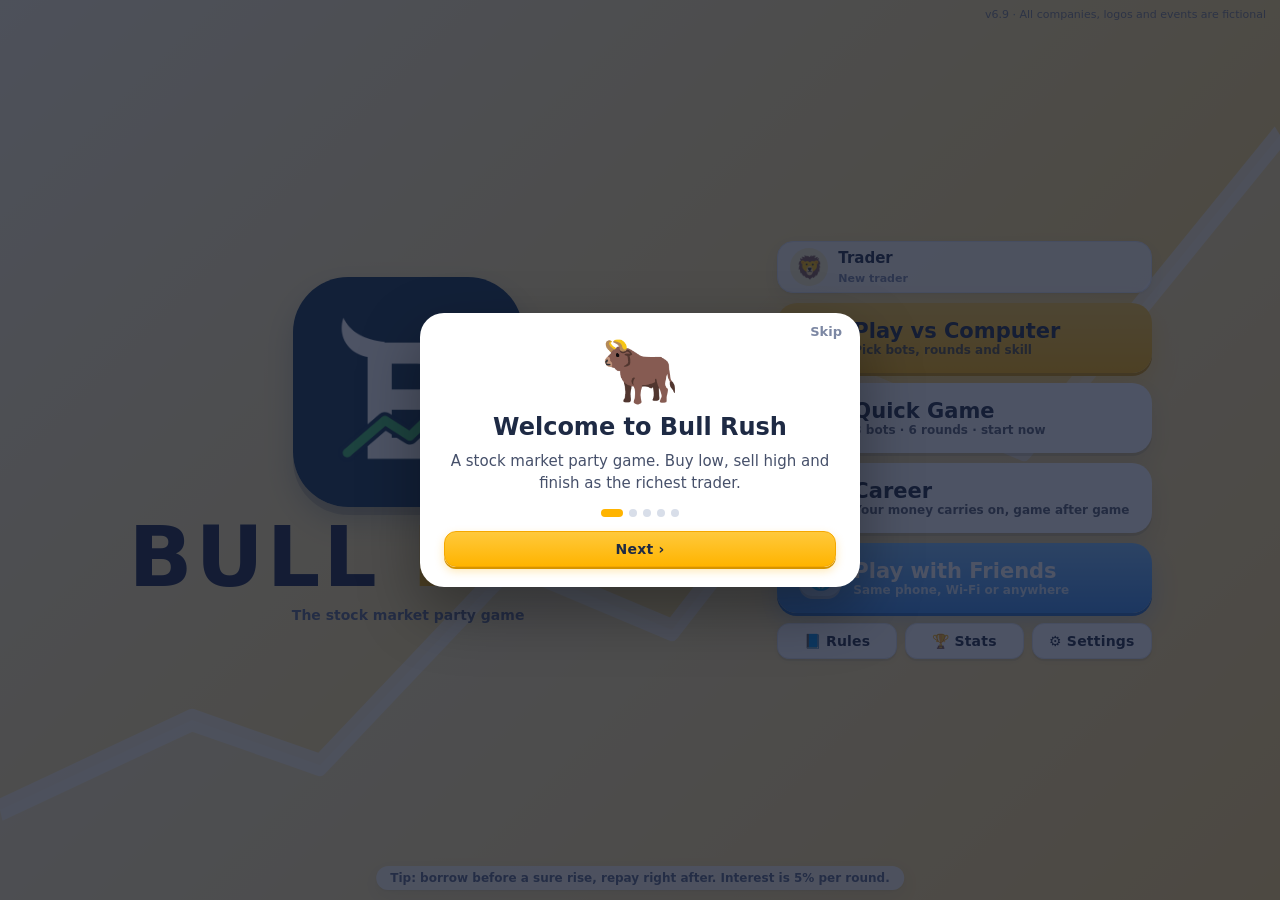
<file: index.html>
<!doctype html>
<html lang="en">
<head>
<meta charset="utf-8">
<meta name="viewport" content="width=device-width, initial-scale=1, maximum-scale=1, user-scalable=no, viewport-fit=cover">
<meta name="theme-color" content="#4a2c12">
<title>Bull Rush</title>
<link rel="manifest" href="manifest.webmanifest">
<link rel="icon" type="image/png" href="icons/icon-192.png">
<link rel="apple-touch-icon" href="icons/apple-touch-icon.png">
<meta name="apple-mobile-web-app-capable" content="yes">
<meta name="mobile-web-app-capable" content="yes">
<meta name="apple-mobile-web-app-status-bar-style" content="black-translucent">
<meta name="apple-mobile-web-app-title" content="Bull Rush">
<link rel="stylesheet" href="css/style.css">
</head>
<body>

<!-- Studio intro -->
<div id="studio" class="studio" aria-label="Front Page studios">
  <img class="studio-logo" src="icons/frontpage-studios.png" alt="FRONT PAGE studios">
</div>

<div id="pass-cover" class="pass-cover hidden"><div class="pc-card"><div class="pc-av" id="pc-av">🙂</div><small>Pass the phone to</small><h2 id="pc-name">Player</h2><p>Others, look away. Your cards are secret.</p><button class="btn gold big" id="pc-go">👀 I'm ready, show my cards</button></div></div>
<!-- Title -->
<section id="scr-title" class="screen active">
  <div class="coin-rain" id="coin-rain"></div>
  <div class="title-wrap">
    <div class="logo">
      <img class="mascot appic" src="icons/icon-512.png" alt="Bull Rush">
      <h1>BULL <span>RUSH</span></h1>
      <p class="tag">The stock market party game</p>
    </div>
    <div class="menu-btns">
      <div class="profile-strip" id="profile-strip"></div>
      <button class="mbtn play" data-go="setup"><span class="mi">🎲</span><span><b>Play vs Computer</b><small>Pick bots, rounds and skill</small></span></button>
      <div class="mrow">
        <button class="mbtn quick" id="btn-quick"><span class="mi">⚡</span><span><b>Quick Game</b><small>3 bots · 6 rounds · start now</small></span></button>
        <button class="mbtn quick" id="btn-career"><span class="mi">💼</span><span><b>Career</b><small id="career-sub">Your money carries on, game after game</small></span></button>
      </div>
      <button class="mbtn online" data-go="online"><span class="mi">🌐</span><span><b>Play with Friends</b><small>Same phone, Wi-Fi or anywhere</small></span></button>
      <button class="mbtn cont hidden" id="btn-continue"><span class="mi">⟲</span><span><b>Continue</b><small>Your saved game</small></span></button>
      <div class="row three">
        <button class="btn" data-go="howto">📘 Rules</button>
        <button class="btn" id="btn-stats">🏆 Stats</button>
        <button class="btn" id="btn-settings">⚙️ Settings</button>
      </div>
    </div>
  </div>
  <div class="tip-line" id="tip-line"></div>
  <div class="version">v6.9 · All companies, logos and events are fictional</div>
</section>

<!-- Offline setup -->
<section id="scr-setup" class="screen">
  <div class="panel setup">
    <header><button class="icon-btn" data-go="title">‹</button><h2>New game</h2></header>
    <div class="setup-grid">
      <label>Your name<input id="in-name" maxlength="14" placeholder="Trader"></label>
      <div class="field"><span>Avatar</span><div class="chips" id="pick-avatar"></div></div>
      <div class="field"><span>Rival bots</span><div class="chips" id="pick-bots" data-opts="1,2,3,4,5" data-val="3"></div></div>
      <div class="field"><span>Bot skill</span><div class="chips" id="pick-skill" data-opts="easy,normal,hard" data-val="normal"></div></div>
      <div class="field"><span>Companies</span><div class="chips" id="pick-cos" data-opts="6,8,10,12,0" data-labels="6,8,10,12,🎲 Random" data-val="8"></div></div>
      <div class="field"><span>Shares per company</span><div class="chips" id="pick-sup" data-opts="100000,200000,300000,400000,500000" data-labels="1 L,2 L,3 L,4 L,5 L" data-val="100000"></div></div>
      <div class="field"><span>Rounds</span><div class="chips" id="pick-days" data-opts="6,8,10,15,20,0" data-labels="6,8,10,15,20,∞" data-val="8"></div></div>
      <div class="field"><span>Turns per round</span><div class="chips" id="pick-len" data-opts="2,3,4" data-val="3"></div></div>
    </div>
    <button class="btn gold big" id="btn-start">🔔 Ring the opening bell</button>
  </div>
</section>

<!-- Online lobby -->
<section id="scr-online" class="screen">
  <div class="panel setup">
    <header><button class="icon-btn" data-go="title">‹</button><h2>Play with friends</h2></header>
    <div class="chips mode-tabs" id="pick-mode" data-opts="pass,wifi,net" data-labels="📱 Pass &amp; Play,📶 Same Wi-Fi,🌍 Anywhere" data-val="wifi"></div>
    <div id="pass-home" class="hidden">
      <div class="field"><span>Players</span><div class="chips" id="pick-pp" data-opts="2,3,4,5,6" data-val="2"></div></div>
      <div class="pp-names" id="pp-names"></div>
      <div class="field"><span>Add bots</span><div class="chips" id="pick-pp-bots" data-opts="0,1,2,3" data-val="0"></div></div>
      <div class="field"><span>Rounds</span><div class="chips" id="pick-pp-days" data-opts="6,8,10,15" data-val="8"></div></div>
      <div class="sec-h custom-h">⚙️ House rules</div>
      <div class="field"><span>Starting money</span><div class="chips" id="pick-cash-pp" data-opts="200000,500000,1000000,2500000,10000000" data-labels="₹2 L,₹5 L,₹10 L,₹25 L,₹1 Cr" data-val="500000"></div></div>
      <div class="field"><span>Gold cards each</span><div class="chips" id="pick-gold-pp" data-opts="0,1,3,5" data-labels="None,1,3,5" data-val="3"></div></div>
      <div class="field"><span>Shares per company</span><div class="chips" id="pick-sup-pp" data-opts="100000,200000,300000,400000,500000" data-labels="1 L,2 L,3 L,4 L,5 L" data-val="100000"></div></div>
      <div class="field"><span>Bank loans</span><div class="chips" id="pick-loan-pp" data-opts="1,0" data-labels="On,Off" data-val="1"></div></div>
      <div class="field"><span>Market news</span><div class="chips" id="pick-news-pp" data-opts="1,0" data-labels="On,Off" data-val="1"></div></div>
      <button class="btn gold big" id="btn-pass-start">🔔 Start on this phone</button>
      <p class="hint">No internet needed. Everyone plays on this one phone and passes it on when their turn comes, like Ludo. Your cards stay hidden until you tap "show my cards".</p>
    </div>
    <div id="online-home">
      <label>Your name<input id="in-name-on" maxlength="14" placeholder="Trader"></label>
      <div class="online-cols">
        <div class="ocard">
          <h3>Host a room</h3>
          <p>Create a room and share the 5-letter code with friends.</p>
          <button class="btn gold" id="btn-host">Create room</button>
        </div>
        <div class="ocard">
          <h3>Join a room</h3>
          <input id="in-code" maxlength="5" placeholder="CODE" class="code-in">
          <button class="btn" id="btn-join">Join</button>
        </div>
      </div>
      <p class="hint" id="mode-hint">Friends on the same Wi-Fi connect directly for the fastest game.</p>
    </div>
    <div id="online-lobby" class="hidden">
      <div class="room-code">Room code <b id="room-code">-----</b></div>
      <ul id="lobby-list" class="lobby-list"></ul>
      <div id="host-ctrl" class="hidden">
        <div class="field"><span>Companies</span><div class="chips" id="pick-cos-on" data-opts="6,8,10,12,0" data-labels="6,8,10,12,🎲 Random" data-val="8"></div></div>
        <div class="field"><span>Rounds</span><div class="chips" id="pick-days-on" data-opts="6,8,10,15,20,0" data-labels="6,8,10,15,20,∞" data-val="8"></div></div>
        <div class="field"><span>Turn timer</span><div class="chips" id="pick-len-on" data-opts="0,20,30,45" data-labels="Off,20s,30s,45s" data-val="30"></div></div>
        <div class="sec-h custom-h">⚙️ House rules</div>
        <div class="field"><span>Starting money</span><div class="chips" id="pick-cash-on" data-opts="200000,500000,1000000,2500000,10000000" data-labels="₹2 L,₹5 L,₹10 L,₹25 L,₹1 Cr" data-val="500000"></div></div>
        <div class="field"><span>Gold cards each</span><div class="chips" id="pick-gold-on" data-opts="0,1,3,5" data-labels="None,1,3,5" data-val="3"></div></div>
        <div class="field"><span>Shares per company</span><div class="chips" id="pick-sup-on" data-opts="100000,200000,300000,400000,500000" data-labels="1 L,2 L,3 L,4 L,5 L" data-val="100000"></div></div>
      <div class="field"><span>Bank loans</span><div class="chips" id="pick-loan-on" data-opts="1,0" data-labels="On,Off" data-val="1"></div></div>
        <div class="field"><span>Market news</span><div class="chips" id="pick-news-on" data-opts="1,0" data-labels="On,Off" data-val="1"></div></div>
        <div class="row"><button class="btn ghost" id="btn-addbot">+ Add bot</button><button class="btn gold" id="btn-host-start">Start game</button></div>
      </div>
      <p class="hint" id="lobby-msg">Waiting for players...</p>
    </div>
  </div>
</section>

<!-- How to play -->
<section id="scr-howto" class="screen">
  <div class="panel howto">
    <header><button class="icon-btn" data-go="title">‹</button><h2>How to play</h2><button class="btn gold small hdr-learn" id="btn-learn">🎓 Practice game</button></header>
    <div class="howto-body" id="howto-body"></div>
  </div>
</section>

<!-- Game -->
<section id="scr-game" class="screen">
  <div class="topbar">
    <div class="tb-logo">BULL<span>RUSH</span></div>
    <div class="tb-day"><small>ROUND</small><b id="tb-day">1/8</b></div>
    <div class="tb-turn" id="tb-turn">Your turn!</div>
    <div class="tb-money"><small>CASH</small><b id="tb-cash">₹0</b></div>
    <div class="tb-money"><small>NET WORTH</small><b id="tb-worth">₹0</b><i id="tb-worth-chg"></i></div>
    <button class="btn small" id="btn-dash">📊 <span class="lbl">Shares</span></button>
    <button class="btn small" id="btn-log">📜 <span class="lbl">Trades</span></button>
    <button class="btn small" id="btn-bank">🏦 <span class="lbl">Bank</span></button>
    <button class="btn small" id="btn-react" aria-label="Reactions">😀</button>
    <button class="icon-btn" id="btn-menu">☰</button>
  </div>
  <div class="table">
    <div class="board" id="board"></div>
    <div class="seats-col">
      <div class="seats" id="seats"></div>
      <div class="actbox" id="actbox"></div>
    </div>
  </div>
  <div class="hand" id="hand"></div>
</section>

<div id="modal" class="modal hidden"><div class="modal-card" id="modal-card"></div></div>
<div id="toast" class="toast"></div>
<div id="fx" class="fx"></div>

<script src="vendor/peerjs.min.js"></script>
<script src="js/data.js"></script>
<script src="js/engine.js"></script>
<script src="js/bots.js"></script>
<script src="js/sound.js"></script>
<script src="js/net.js"></script>
<script src="js/charts.js"></script>
<script src="js/ui.js"></script>
<script>
if ('serviceWorker' in navigator && /^https?:$/.test(location.protocol)) {
  // check for a new version on every launch and reload once when it takes over
  var hadSw = !!navigator.serviceWorker.controller, reloaded = false;
  navigator.serviceWorker.register('sw.js', { updateViaCache: 'none' }).then(function (r) { r.update(); }).catch(function () {});
  navigator.serviceWorker.addEventListener('controllerchange', function () { if (hadSw && !reloaded) { reloaded = true; location.reload(); } });
}
</script>
</body>
</html>
</file>
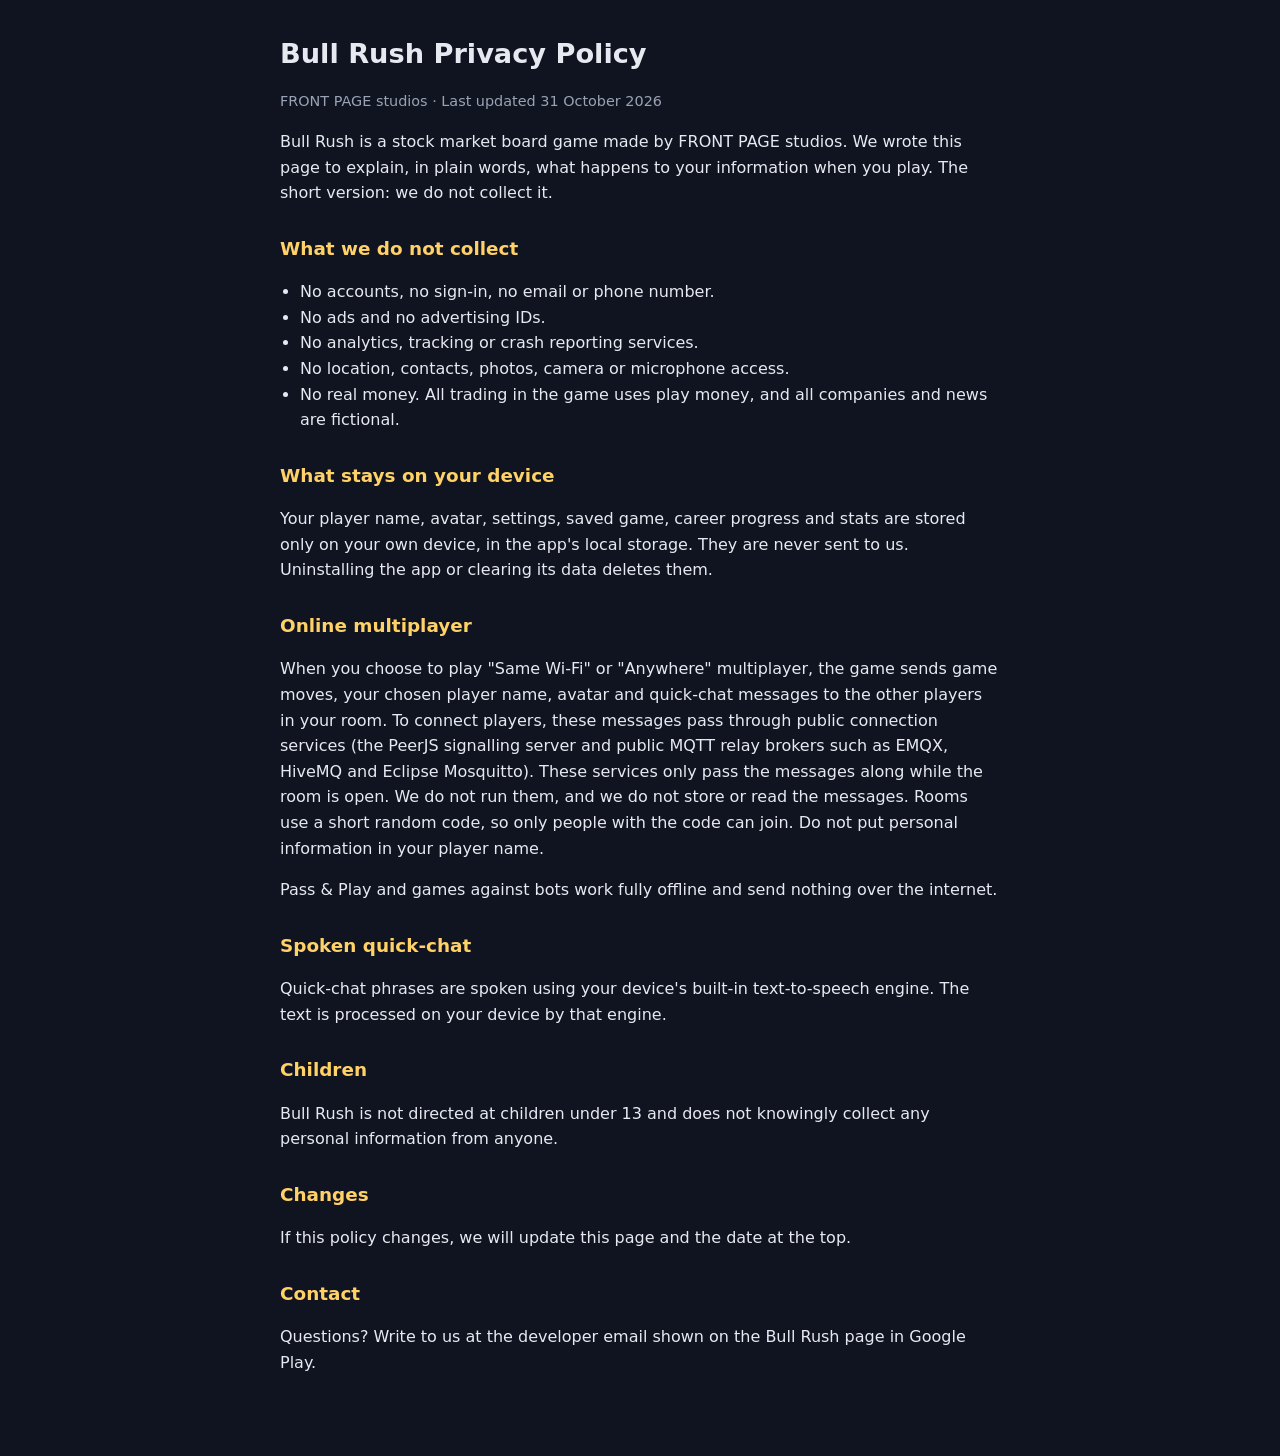
<file: privacy.html>
<!doctype html>
<html lang="en">
<head>
<meta charset="utf-8">
<meta name="viewport" content="width=device-width, initial-scale=1">
<title>Bull Rush · Privacy Policy</title>
<style>
  body { margin: 0; background: #0f1420; color: #e6e9f0; font: 16px/1.6 system-ui, -apple-system, "Segoe UI", Roboto, sans-serif; }
  main { max-width: 720px; margin: 0 auto; padding: 32px 16px 64px; }
  h1 { font-size: 1.7rem; margin: 0 0 4px; }
  h2 { font-size: 1.15rem; margin: 28px 0 6px; color: #ffd166; }
  .muted { color: #9aa3b5; font-size: .9rem; }
  a { color: #7cc4ff; }
  ul { padding-left: 20px; }
</style>
</head>
<body>
<main>
  <h1>Bull Rush Privacy Policy</h1>
  <p class="muted">FRONT PAGE studios · Last updated 31 October 2026</p>

  <p>Bull Rush is a stock market board game made by FRONT PAGE studios. We wrote this page to explain, in plain words, what happens to your information when you play. The short version: we do not collect it.</p>

  <h2>What we do not collect</h2>
  <ul>
    <li>No accounts, no sign-in, no email or phone number.</li>
    <li>No ads and no advertising IDs.</li>
    <li>No analytics, tracking or crash reporting services.</li>
    <li>No location, contacts, photos, camera or microphone access.</li>
    <li>No real money. All trading in the game uses play money, and all companies and news are fictional.</li>
  </ul>

  <h2>What stays on your device</h2>
  <p>Your player name, avatar, settings, saved game, career progress and stats are stored only on your own device, in the app's local storage. They are never sent to us. Uninstalling the app or clearing its data deletes them.</p>

  <h2>Online multiplayer</h2>
  <p>When you choose to play "Same Wi-Fi" or "Anywhere" multiplayer, the game sends game moves, your chosen player name, avatar and quick-chat messages to the other players in your room. To connect players, these messages pass through public connection services (the PeerJS signalling server and public MQTT relay brokers such as EMQX, HiveMQ and Eclipse Mosquitto). These services only pass the messages along while the room is open. We do not run them, and we do not store or read the messages. Rooms use a short random code, so only people with the code can join. Do not put personal information in your player name.</p>
  <p>Pass &amp; Play and games against bots work fully offline and send nothing over the internet.</p>

  <h2>Spoken quick-chat</h2>
  <p>Quick-chat phrases are spoken using your device's built-in text-to-speech engine. The text is processed on your device by that engine.</p>

  <h2>Children</h2>
  <p>Bull Rush is not directed at children under 13 and does not knowingly collect any personal information from anyone.</p>

  <h2>Changes</h2>
  <p>If this policy changes, we will update this page and the date at the top.</p>

  <h2>Contact</h2>
  <p>Questions? Write to us at the developer email shown on the Bull Rush page in Google Play.</p>
</main>
</body>
</html>
</file>
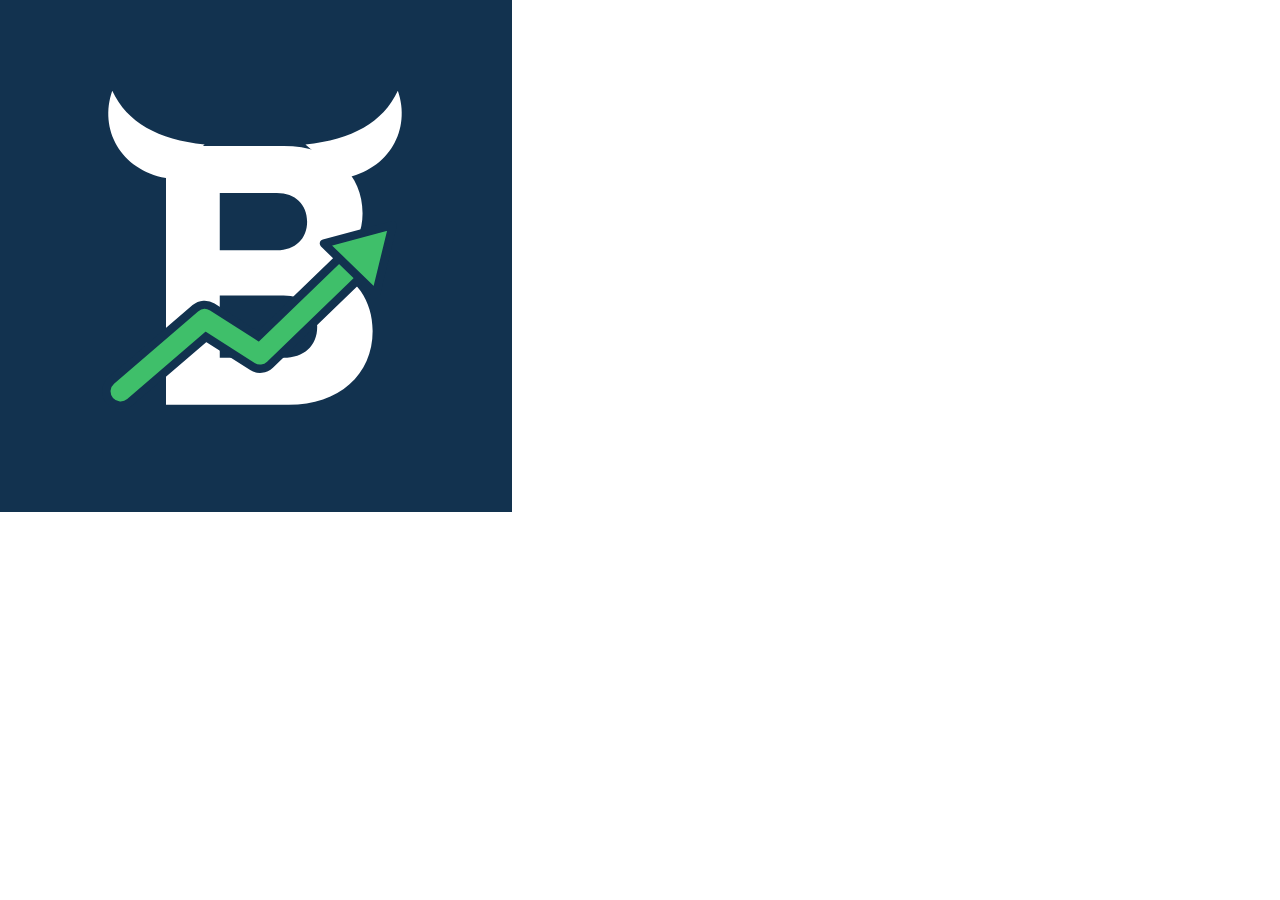
<file: art/icon.html>
<!doctype html>
<!-- Bull Rush app icon: our own flat design (B monogram with horns and a rising arrow). Rendered to art/icon-512.png. -->
<html><body style="margin:0">
<svg id="a" width="512" height="512" viewBox="0 0 512 512">
  <rect width="512" height="512" fill="#12324f"/>
  <g transform="translate(40 52) scale(.84)">
  <!-- horns -->
  <path d="M150 150 C 96 140, 70 92, 86 46 C 104 84, 140 104, 196 110 Z" fill="#ffffff"/>
  <path d="M362 150 C 416 140, 442 92, 426 46 C 408 84, 372 104, 316 110 Z" fill="#ffffff"/>
  <!-- B monogram -->
  <path d="M150 112 H 290 C 350 112, 384 146, 384 192 C 384 222, 368 244, 344 256 C 376 268, 396 296, 396 332 C 396 384, 356 420, 296 420 H 150 Z
           M214 168 V 236 H 282 C 304 236, 318 222, 318 202 C 318 182, 304 168, 282 168 Z
           M214 290 V 364 H 290 C 314 364, 330 350, 330 327 C 330 304, 314 290, 290 290 Z" fill="#ffffff" fill-rule="evenodd"/>
  <!-- rising arrow -->
  <path d="M96 404 L 196 318 L 262 360 L 380 246" fill="none" stroke="#12324f" stroke-width="44" stroke-linecap="round" stroke-linejoin="round"/>
  <path d="M96 404 L 196 318 L 262 360 L 380 246" fill="none" stroke="#3fbf6a" stroke-width="24" stroke-linecap="round" stroke-linejoin="round"/>
  <path d="M338 228 L 420 206 L 400 288 Z" fill="#3fbf6a" stroke="#12324f" stroke-width="10" stroke-linejoin="round"/>
  </g>
</svg>
</body></html>
</file>
<file: css/style.css>
/* Bull Rush v4: cosy wooden tabletop, cream cards, chunky jelly buttons. */
:root {
  --wood-dk: #172036; --wood: #d5dbe6; --wood-l: #e3e7ef; --cream: #ffffff; --cream2: #f3f5f9; --edge: #e3e7ef;
  --text: #1e2a44; --muted: #7c87a3; --gold: #f5b700; --gold-l: #ffd84d; --green: #12a46e; --red: #e5304f; --blue: #5b8cff;
  --line: rgba(23, 32, 54, .16);
  --font: "Nunito", "Baloo 2", "Segoe UI", Roboto, system-ui, -apple-system, sans-serif;
}
* { box-sizing: border-box; -webkit-tap-highlight-color: transparent; }
html, body { margin: 0; height: 100%; overflow: hidden; color: var(--text); font-family: var(--font); user-select: none; -webkit-user-select: none; }
body {
  background-color: #eef1f6;
  background-image:
    radial-gradient(1000px 520px at 50% -10%, rgba(255, 255, 255, .7) 0%, transparent 70%),
    repeating-linear-gradient(90deg, rgba(60, 72, 100, .0) 0 46px, rgba(60, 72, 100, .14) 46px 48px, rgba(255, 255, 255, .05) 48px 96px, rgba(60, 72, 100, .1) 96px 98px),
    repeating-linear-gradient(0deg, rgba(255, 255, 255, .04) 0 3px, transparent 3px 9px);
}
button { font-family: inherit; color: inherit; cursor: pointer; }
input { font-family: inherit; }
.hidden { display: none !important; }
.up { color: var(--green); } .down { color: var(--red); } .flat { color: var(--muted); } .gold { color: #b07800; } .ipo { color: #8a3fd1; }
.row { display: flex; gap: 8px; }
.center { text-align: center; }

.screen { position: fixed; inset: 0; display: none; padding: env(safe-area-inset-top) env(safe-area-inset-right) env(safe-area-inset-bottom) env(safe-area-inset-left); }
.screen.active { display: flex; }

/* ---------- buttons ---------- */
.btn { border: 2px solid #d5dbe6; background: linear-gradient(180deg, #ffffff, #eef1f6); color: var(--text); border-radius: 14px; padding: 9px 14px; font-weight: 900; font-size: 14px; letter-spacing: .2px; white-space: nowrap; box-shadow: 0 3px 0 #c5cddb; transition: transform .08s, box-shadow .08s; }
.btn:active { transform: translateY(2px); box-shadow: 0 1px 0 #c5cddb; }
.btn.gold { background: linear-gradient(180deg, #ffe066, #f5a800); border-color: #ffe48a; box-shadow: 0 3px 0 #b97800; }
.btn.green { background: linear-gradient(180deg, #5ce6b0, #12a46e); color: #04291b; border-color: #8ef0c8; box-shadow: 0 3px 0 #0b7a51; }
.btn.red { background: linear-gradient(180deg, #ff8fa2, #e5304f); color: #fff; border-color: #ffb0bd; box-shadow: 0 3px 0 #a81f37; }
.btn.red.ghosty { background: #fff0f2; color: var(--red); }
.btn.ghost { background: rgba(255, 250, 240, .6); }
.btn.big { font-size: 16px; padding: 11px 18px; }
.btn.small { padding: 5px 10px; font-size: 12px; border-radius: 11px; }
.btn:disabled { opacity: .45; pointer-events: none; filter: grayscale(.4); }
.icon-btn { background: var(--cream); border: 2px solid #d5dbe6; border-radius: 12px; width: 38px; height: 36px; font-size: 18px; color: var(--text); box-shadow: 0 2px 0 #c5cddb; }
.x { margin-left: auto; width: 32px; height: 32px; flex: none; border-radius: 50%; border: 2px solid #e3e7ef; background: #fff; font-weight: 900; font-size: 14px; color: var(--muted); }

/* ---------- title / main menu ---------- */
#scr-title { align-items: center; justify-content: center; overflow: hidden;
  background: radial-gradient(circle at 50% 40%, #ffffff 0%, rgba(255, 255, 255, .4) 35%, transparent 70%); }
#scr-title::before { content: ""; position: absolute; inset: -50%; background: repeating-conic-gradient(from 0deg, rgba(255, 184, 0, .07) 0 10deg, transparent 10deg 20deg); animation: spin 60s linear infinite; pointer-events: none; }
@keyframes spin { to { transform: rotate(360deg); } }
.coin-rain { position: absolute; inset: 0; pointer-events: none; overflow: hidden; }
.coin-rain i { position: absolute; top: -40px; animation: fall linear forwards; transform: scale(var(--s)); will-change: transform; }
.coin-rain .coin { width: 26px; height: 26px; border-radius: 50%; background: radial-gradient(circle at 35% 30%, #fff1a8, #f5b700 55%, #b97800); border: 2px solid #a86c00; color: #8a5600; font-weight: 900; font-size: 13px; display: grid; place-items: center; font-style: normal; box-shadow: 0 2px 0 rgba(23, 32, 54, .3); }
.coin-rain .bill { width: 40px; height: 20px; border-radius: 4px; background: linear-gradient(135deg, #8fe3a8, #3fb26b); border: 2px solid #23864a; box-shadow: inset 0 0 0 3px rgba(255, 255, 255, .35); }
@keyframes fall { to { transform: translate3d(0, calc(100vh + 80px), 0) scale(var(--s)) rotate(var(--r)); } }
.title-wrap { position: relative; display: flex; gap: 7vw; align-items: center; z-index: 1; }
.logo { text-align: center; }
.mascot { width: min(34vh, 170px); height: auto; filter: drop-shadow(0 8px 0 rgba(23, 32, 54, .18)); animation: bob 2.6s ease-in-out infinite; }
@keyframes bob { 50% { transform: translateY(-8px) rotate(-2deg); } }
.logo h1 { margin: 4px 0 0; font-size: min(13vh, 64px); font-weight: 900; letter-spacing: 3px; line-height: 1; color: var(--text); text-shadow: 0 3px 0 #ffffff, 0 6px 0 rgba(23, 32, 54, .2); }
.logo h1 span { color: var(--gold); text-shadow: 0 3px 0 #a86c00, 0 6px 0 rgba(23, 32, 54, .2); }
.logo .tag { color: #5b6785; margin: 8px 0 0; font-size: 14px; font-weight: 800; }
.menu-btns { display: flex; flex-direction: column; gap: 10px; min-width: 270px; }
.mbtn { display: flex; align-items: center; gap: 12px; text-align: left; border-radius: 20px; padding: 10px 16px; border: 3px solid #ffffff; font-weight: 900; color: var(--text);
  background: linear-gradient(180deg, #ffffff, #eef1f6); box-shadow: 0 5px 0 #c5cddb, 0 10px 18px rgba(23, 32, 54, .2); transition: transform .08s, box-shadow .08s; }
.mbtn:active { transform: translateY(4px); box-shadow: 0 1px 0 #c5cddb; }
.mbtn .mi { width: 42px; height: 42px; flex: none; border-radius: 14px; display: grid; place-items: center; font-size: 22px; background: rgba(255, 255, 255, .6); box-shadow: inset 0 -3px 0 rgba(0, 0, 0, .1); }
.mbtn b { display: block; font-size: 17px; } .mbtn small { display: block; font-size: 12px; opacity: .75; font-weight: 800; }
.mbtn.play { background: linear-gradient(180deg, #ffe066, #f5a800); box-shadow: 0 5px 0 #b97800, 0 10px 18px rgba(23, 32, 54, .25); animation: pulse 2s ease-in-out infinite; }
.mbtn.online { background: linear-gradient(180deg, #8fdcff, #3fa9e8); box-shadow: 0 5px 0 #23709e, 0 10px 18px rgba(23, 32, 54, .2); color: #0b2b40; }
.mbtn.cont { background: linear-gradient(180deg, #8ef0c8, #2fbf86); box-shadow: 0 5px 0 #127a51, 0 10px 18px rgba(23, 32, 54, .2); color: #04291b; }
@keyframes pulse { 50% { transform: scale(1.03); } }
.menu-btns .row .btn { flex: 1; }
.mrow { display: contents; }
.version { position: absolute; bottom: 8px; right: 14px; color: #5b6785; font-size: 11px; opacity: .8; z-index: 1; }

/* ---------- panels / setup ---------- */
.panel { margin: auto; background: var(--cream); border: 4px solid var(--wood-l); border-radius: 22px; padding: 14px 18px; max-height: 96vh; overflow: auto; box-shadow: 0 8px 0 var(--wood), 0 18px 30px rgba(23, 32, 54, .3); }
.panel header { display: flex; align-items: center; gap: 10px; margin-bottom: 8px; }
.panel h2 { margin: 0; font-size: 20px; }
.setup { width: min(720px, 96vw); display: flex; flex-direction: column; gap: 10px; }
.setup-grid { display: grid; grid-template-columns: 1fr 1fr; gap: 8px 18px; }
label, .field { display: flex; flex-direction: column; gap: 4px; font-size: 12px; color: var(--muted); font-weight: 800; }
input { background: #ffffff; border: 2px solid var(--edge); color: var(--text); border-radius: 12px; padding: 9px 12px; font-size: 15px; outline: none; font-weight: 700; }
input:focus { border-color: var(--gold); }
.chips { display: flex; flex-wrap: wrap; gap: 6px; }
.chip { border: 2px solid var(--edge); background: #ffffff; border-radius: 999px; padding: 6px 12px; font-size: 13px; font-weight: 800; color: var(--text); }
.chip.on { background: var(--gold); border-color: #c98400; box-shadow: 0 2px 0 #b97800; }
.chip.av { font-size: 18px; padding: 3px 8px; }
.online-cols { display: grid; grid-template-columns: 1fr 1fr; gap: 12px; margin-top: 8px; }
.ocard { background: var(--cream2); border: 2px solid var(--edge); border-radius: 16px; padding: 12px; display: flex; flex-direction: column; gap: 8px; }
.ocard h3 { margin: 0; font-size: 15px; } .ocard p { margin: 0; color: var(--muted); font-size: 12px; }
.code-in { text-transform: uppercase; letter-spacing: 6px; text-align: center; font-size: 20px; font-weight: 900; }
.hint { color: #6b7591; font-size: 12px; line-height: 1.4; }
.room-code { font-size: 14px; color: var(--muted); } .room-code b { color: #c98400; font-size: 30px; letter-spacing: 6px; margin-left: 8px; }
.lobby-list { list-style: none; padding: 0; margin: 6px 0; display: grid; grid-template-columns: 1fr 1fr 1fr; gap: 6px; }
.lobby-list li { background: var(--cream2); border-radius: 12px; padding: 8px 10px; font-weight: 800; font-size: 13px; display: flex; gap: 6px; align-items: center; }
.howto { width: min(840px, 96vw); }
.howto-body { columns: 2; column-gap: 22px; font-size: 13px; line-height: 1.45; color: #33405e; }
.howto-body h4 { color: #c27400; margin: 0 0 4px; font-size: 14px; break-after: avoid; }
.howto-body p, .howto-body ul { margin: 0 0 10px; break-inside: avoid; }
.howto-body ul { padding-left: 18px; }

/* ---------- game: top bar ---------- */
#scr-game { flex-direction: column; }
.topbar { height: 48px; flex: none; display: flex; align-items: center; gap: 10px; padding: 0 10px; color: #ffffff; position: relative; z-index: 2;
  background: linear-gradient(180deg, #24304d, #172036); border-bottom: 3px solid #0f1626; box-shadow: 0 3px 10px rgba(0, 0, 0, .3); }
.tb-logo { font-weight: 900; letter-spacing: 1px; font-size: 15px; } .tb-logo span { color: var(--gold-l); }
.topbar small { display: block; font-size: 9px; color: #9fb0d4; font-weight: 900; letter-spacing: .6px; }
.topbar b { font-size: 14px; font-variant-numeric: tabular-nums; display: inline-block; }
.topbar i { font-style: normal; font-size: 11px; margin-left: 4px; font-weight: 900; }
.topbar .up { color: #7dffc4; } .topbar .down { color: #ffb0bd; }
.tb-day { text-align: center; background: rgba(0, 0, 0, .25); border-radius: 10px; padding: 2px 8px; }
.tb-turn { flex: 1; text-align: center; font-weight: 900; font-size: 14px; white-space: nowrap; overflow: hidden; text-overflow: ellipsis; }
.tb-turn.mine { color: #172036; background: linear-gradient(180deg, #ffe066, #f5a800); border-radius: 999px; padding: 5px 14px; flex: 0 1 auto; margin: 0 auto; position: relative; }
.tb-turn.mine::after { content: ""; position: absolute; inset: 0; border-radius: inherit; box-shadow: 0 0 16px rgba(255, 216, 77, .9); opacity: 0; animation: glow 1s infinite alternate; pointer-events: none; }
@keyframes glow { to { opacity: 1; } }
.tb-money { text-align: right; min-width: 70px; }
.topbar .btn.small { box-shadow: 0 2px 0 #c5cddb; }
.bump { animation: bump .5s; }
@keyframes bump { 30% { transform: scale(1.35); color: #7dffc4; } }

/* ---------- table ---------- */
.table { flex: 1; min-height: 0; display: grid; grid-template-columns: 1fr 220px; gap: 8px; padding: 8px 8px 0; position: relative; }
.board { display: grid; grid-template-columns: repeat(var(--cols, 4), 1fr); grid-auto-rows: 1fr; gap: 7px; min-height: 0; padding: 8px; border-radius: 22px;
  background: #f7f8fb radial-gradient(rgba(120, 135, 165, .14) 1.5px, transparent 1.6px) 0 0 / 16px 16px;
  border: 6px solid var(--wood-l); box-shadow: inset 0 3px 8px rgba(23, 32, 54, .2), 0 5px 0 var(--wood), 0 10px 18px rgba(23, 32, 54, .3); }

/* deed-card company tiles */
.deed { position: relative; display: flex; flex-direction: column; min-height: 0; overflow: hidden; border-radius: 14px; background: #ffffff; border: 2px solid color-mix(in srgb, var(--c) 70%, #1e2a44 30%);
  box-shadow: 0 4px 0 color-mix(in srgb, var(--c) 45%, #1e2a44 55%), 0 6px 10px rgba(23, 32, 54, .2); transition: transform .1s; }
.deed:active { transform: translateY(3px); box-shadow: 0 1px 0 color-mix(in srgb, var(--c) 45%, #1e2a44 55%); }
.deed.mine { outline: 3px solid var(--gold); outline-offset: 1px; }
.d-band { display: flex; align-items: center; gap: 5px; padding: 4px 5px; background: linear-gradient(180deg, color-mix(in srgb, var(--c) 85%, white 15%), var(--c)); border-bottom: 2px solid color-mix(in srgb, var(--c) 60%, #1e2a44 40%); }
.d-band .logo-svg { flex: none; }
.d-id { min-width: 0; line-height: 1.05; }
.d-id b { font-size: 12px; font-weight: 900; color: #141b2d; letter-spacing: .4px; }
.d-id small { display: block; font-size: 9px; font-weight: 800; color: rgba(20, 27, 45, .75); white-space: nowrap; overflow: hidden; text-overflow: ellipsis; }
.d-own { margin-left: auto; flex: none; font-size: 11px; background: #ffffff; border-radius: 999px; padding: 0 4px; box-shadow: 0 1px 0 rgba(23, 32, 54, .3); }
.d-body { flex: 1; min-height: 0; display: flex; flex-direction: column; padding: 3px 6px 4px; gap: 1px; }
.d-row { display: flex; align-items: center; justify-content: space-between; gap: 4px; }
.d-px { font-size: 21px; font-weight: 900; font-variant-numeric: tabular-nums; line-height: 1.05; }
.d-chg { font-size: 11px; font-weight: 900; border-radius: 8px; padding: 1px 5px; }
.d-chg.up { background: #dcf7ea; } .d-chg.down { background: #ffe1e6; } .d-chg.ipo { background: #efe0ff; }
.spark { width: 100%; height: 18px; flex: 1 1 18px; min-height: 8px; max-height: 26px; }
.d-ipo { font-size: 10px; font-weight: 900; color: #8a3fd1; flex: 1; }
.d-hold { display: flex; gap: 3px; flex-wrap: nowrap; overflow: hidden; min-height: 17px; }
.hc { font-size: 10px; font-weight: 900; border-radius: 999px; padding: 1px 5px 1px 2px; background: color-mix(in srgb, var(--pc, #ccc) 30%, white 70%); border: 1.5px solid color-mix(in srgb, var(--pc, #ccc) 70%, #1e2a44 30%); white-space: nowrap; }
.hc.me { background: #ffe17a; border-color: #c98400; }
.hc.more { padding: 1px 5px; background: var(--cream2); border-color: var(--edge); }
.hc.none { background: none; border: none; color: var(--muted); padding: 1px 0; }
.d-plays { position: absolute; right: 4px; top: 34px; font-size: 14px; animation: wiggle 1s infinite; }
@keyframes wiggle { 50% { transform: rotate(-12deg) scale(1.15); } }
.deed.ipo { border-style: dashed; background: #fbf4ff; }
.deed.ipo .d-band { background: repeating-linear-gradient(45deg, var(--c) 0 10px, color-mix(in srgb, var(--c) 75%, white 25%) 10px 20px); }
.deed.dead { filter: grayscale(1) brightness(.85); }
.d-stamp { position: absolute; inset: 0; display: grid; place-items: center; font-weight: 900; font-size: 14px; color: #c4002a; transform: rotate(-14deg); letter-spacing: 1px; text-shadow: 0 0 6px #fff; }
.deed.ping { animation: ping .9s; }
@keyframes ping { 30% { transform: scale(1.06); box-shadow: 0 0 0 4px var(--gold), 0 0 22px rgba(245, 183, 0, .8); } }

/* seats */
.seats-col { display: flex; flex-direction: column; gap: 6px; min-height: 0; }
.seats { flex: 1; min-height: 0; overflow-y: auto; display: flex; flex-direction: column; gap: 5px; padding: 2px 2px 4px; }
.seat { display: grid; grid-template-columns: 32px 1fr auto; gap: 6px; align-items: center; background: var(--cream); border: 2px solid var(--edge); border-radius: 14px; padding: 4px 7px; box-shadow: 0 3px 0 #d5dbe6; cursor: pointer; position: relative; flex: none; }
.seat:active { transform: translateY(2px); box-shadow: 0 1px 0 #d5dbe6; }
.seat.me { background: #fffbe8; }
.seat.turn { border-color: var(--gold); background: #fff1bf; box-shadow: 0 3px 0 #c98400; }
.seat.turn::after { content: ""; position: absolute; inset: -2px; border-radius: 14px; box-shadow: 0 0 14px rgba(245, 183, 0, .55); animation: seatglow 1.2s infinite alternate; pointer-events: none; }
@keyframes seatglow { to { opacity: .25; } }
.av { width: 32px; height: 32px; border-radius: 50%; display: grid; place-items: center; font-size: 18px; background: var(--pc); box-shadow: inset 0 -3px 0 rgba(0, 0, 0, .2), 0 0 0 2px #fff; position: relative; }
.av .rk { position: absolute; right: -5px; bottom: -4px; font-style: normal; font-size: 9px; font-weight: 900; background: var(--wood-dk); color: #ffe17a; border-radius: 999px; min-width: 15px; height: 15px; display: grid; place-items: center; border: 1.5px solid #fff; }
.av.big { width: 52px; height: 52px; font-size: 30px; flex: none; }
.sn { min-width: 0; }
.seat b { font-size: 12px; display: block; white-space: nowrap; overflow: hidden; text-overflow: ellipsis; }
.la { display: block; font-size: 10px; font-weight: 800; white-space: nowrap; overflow: hidden; text-overflow: ellipsis; }
.la.think { color: #b07800; }
.seat .w { font-size: 11px; font-weight: 900; text-align: right; white-space: nowrap; }
.seat .w small { display: block; font-size: 9px; color: var(--red); }
.dots::after { content: "..."; animation: dots 1s ease-in-out infinite alternate; display: inline-block; width: 12px; overflow: hidden; vertical-align: bottom; }
@keyframes dots { from { opacity: .2; } }
.actbox { flex: none; background: var(--cream); border: 2px solid var(--edge); border-radius: 14px; padding: 7px; display: flex; flex-direction: column; gap: 6px; font-size: 11px; color: #33405e; box-shadow: 0 3px 0 #d5dbe6; }
.act-tip { line-height: 1.4; }
.act-btns { display: flex; gap: 6px; }
.act-btns:empty { display: none; }
.act-btns .btn { flex: 1; }

/* hand */
.hand { flex: none; height: 96px; display: flex; justify-content: center; align-items: flex-end; padding: 0 10px 6px; gap: 14px; position: relative; background: linear-gradient(180deg, transparent, rgba(60, 72, 100, .25)); }
.hand-grp { display: flex; align-items: flex-end; padding-left: 4px; flex: none; }
.card { width: 62px; height: 84px; flex: none; border-radius: 11px; background: #ffffff; color: #141b2d; margin: 0 -3px; display: flex; flex-direction: column; overflow: hidden; border: 2px solid #fff; transition: transform .15s; position: relative;
  box-shadow: 0 4px 0 #d5dbe6, 0 8px 12px rgba(23, 32, 54, .3); }
.card:nth-child(odd) { transform: rotate(-2deg); } .card:nth-child(even) { transform: rotate(2deg) translateY(2px); }
.card:active { transform: translateY(-12px) !important; }
.card .band { background: var(--c); color: #141b2d; font-weight: 900; font-size: 10px; padding: 2px 3px; display: flex; align-items: center; gap: 2px; }
.card .val { flex: 1; display: grid; place-items: center; font-size: 23px; font-weight: 900; }
.card .val.up { color: #0b9a68; } .card .val.down { color: var(--red); }
.card .arrow { position: absolute; bottom: 3px; left: 0; right: 0; text-align: center; font-size: 9px; font-weight: 900; color: #7c87a3; }
.card.sp { background: linear-gradient(160deg, #fff1a8, #f5b700 70%, #e09a00); border-color: #ffffff; }
.card.sp::after { content: ""; position: absolute; top: -10%; bottom: -10%; left: 0; width: 45%; background: linear-gradient(100deg, transparent, rgba(255, 255, 255, .65), transparent); transform: translate3d(-120%, 0, 0) skewX(-15deg); animation: sheen 4s ease-in-out infinite; will-change: transform; pointer-events: none; }
.card.sp:nth-child(2n)::after { animation-delay: 1.3s; } .card.sp:nth-child(3n)::after { animation-delay: 2.6s; }
@keyframes sheen { 0%, 60% { transform: translate3d(-120%, 0, 0) skewX(-15deg); } 100% { transform: translate3d(320%, 0, 0) skewX(-15deg); } }
.card.sp .ic { font-size: 28px; text-align: center; margin-top: 10px; }
.card.sp .nm { font-size: 9px; font-weight: 900; text-align: center; padding: 2px; line-height: 1.1; color: #5a3600; }
.card.mini { transform: none !important; margin: 0; }
.hand.dealt .card { animation: dealin .4s backwards; }
.hand.dealt .card:nth-child(2) { animation-delay: .05s; } .hand.dealt .card:nth-child(3) { animation-delay: .1s; } .hand.dealt .card:nth-child(4) { animation-delay: .15s; }
.hand.dealt .card:nth-child(5) { animation-delay: .2s; } .hand.dealt .card:nth-child(6) { animation-delay: .25s; } .hand.dealt .card:nth-child(7) { animation-delay: .3s; }
@keyframes dealin { from { transform: translateY(70px) rotate(10deg); opacity: 0; } }
.hand-empty { color: #5b6785; font-size: 12px; align-self: center; font-weight: 800; }

/* ---------- modals ---------- */
.modal { position: fixed; inset: 0; z-index: 50; display: flex; align-items: center; justify-content: center; background: rgba(15, 22, 40, .55); padding: 8px; }
.modal-card { background: var(--cream); color: var(--text); border: 5px solid var(--wood-l); border-radius: 22px; padding: 12px 14px; width: min(780px, 96vw); max-height: 94vh; overflow: auto; animation: pop .25s cubic-bezier(.3, 1.5, .6, 1); box-shadow: 0 8px 0 var(--wood), 0 20px 40px rgba(0, 0, 0, .35); }
.modal-card.narrow { width: min(520px, 96vw); }
.modal-card { display: flex; flex-direction: column; }
.modal-card > * { flex: none; }
.modal-card > .rev-list, .modal-card > .log-list, .modal-card > .dash-wrap { flex: 1 1 auto; min-height: 40px; overflow: auto; max-height: none; }
@keyframes pop { from { transform: scale(.85); opacity: 0; } }
.modal-card h2 { margin: 0 0 8px; font-size: 18px; display: flex; align-items: center; gap: 8px; }
.modal-card h2 small { color: var(--muted); font-size: 12px; font-weight: 800; margin-left: auto; }
.modal-card h2 small + .x { margin-left: 4px; }
.m-grid { display: grid; grid-template-columns: 1fr 1fr; gap: 10px; }
.m-box { background: var(--cream2); border: 2px solid #e3e7ef; border-radius: 14px; padding: 8px 10px; font-size: 13px; display: flex; flex-direction: column; gap: 5px; }
.m-box h3 { margin: 0; font-size: 11px; color: var(--muted); letter-spacing: .6px; }
.m-box .row .btn { flex: 1; }
.macro-big { font-size: 17px; font-weight: 900; line-height: 1.3; }
.m-foot { display: flex; justify-content: flex-end; gap: 8px; margin-top: 10px; align-items: center; flex-wrap: wrap; }
.m-foot .hint { margin-right: auto; }
.kv { display: flex; justify-content: space-between; align-items: center; gap: 8px; } .kv b { font-variant-numeric: tabular-nums; }
.kv.small { font-size: 13px; }
.sec-h { font-size: 10px; font-weight: 900; color: var(--muted); letter-spacing: .6px; margin: 4px 0 3px; }
.newsi { font-size: 12px; padding: 5px 8px; border-left: 4px solid var(--gold); background: var(--cream2); border-radius: 6px; margin-bottom: 3px; }

.deed-head, .ph, .gold-head { display: flex; align-items: center; gap: 10px; margin: -12px -14px 10px; padding: 10px 14px; border-bottom: 3px solid rgba(23, 32, 54, .15); border-radius: 16px 16px 0 0; }
.deed-head { background: linear-gradient(180deg, color-mix(in srgb, var(--c) 80%, white 20%), var(--c)); }
.deed-head .logo-svg { flex: none; }
.deed-head h2, .ph h2, .gold-head h2 { margin: 0; color: #141b2d; }
.deed-head small, .ph small { font-size: 12px; font-weight: 800; color: rgba(20, 27, 45, .75); }
.deed-head .x, .ph .x, .gold-head .x { background: rgba(255, 255, 255, .8); }
.trade-grid { display: grid; grid-template-columns: 1.2fr 1fr; gap: 12px; }
.tg-left, .tg-right { display: flex; flex-direction: column; gap: 6px; min-width: 0; }
.big-price { font-size: 32px; font-weight: 900; }
.chart-box { background: #ffffff; border: 2px solid var(--edge); border-radius: 12px; padding: 4px; }
.chart-box .spark { height: 46px; max-height: none; display: block; }
.chart-box.slim .spark { height: 36px; }
.spark-empty { height: 46px; display: grid; place-items: center; font-size: 11px; font-weight: 800; color: var(--muted); }
.hrow { display: flex; align-items: center; gap: 6px; padding: 4px 8px; border-radius: 10px; background: var(--cream2); font-size: 12px; font-weight: 800; }
.hrow.me { background: #ffe9a3; }
.hrow b { margin-left: auto; }
.tchip { font-size: 10px; font-weight: 900; border-radius: 999px; padding: 1px 6px; white-space: nowrap; }
.tchip.owner { background: #ffe17a; color: #7a4f00; } .tchip.co { background: #e6dcff; color: #5a2fa0; }
.stepper { display: flex; align-items: center; justify-content: center; gap: 8px; margin-top: 10px; }
.stepper button:not(.btn) { width: 42px; height: 42px; border-radius: 12px; border: 2px solid var(--edge); background: var(--cream2); font-size: 22px; font-weight: 900; box-shadow: 0 3px 0 #d5dbe6; }
.stepper b { min-width: 150px; text-align: center; font-size: 18px; }
.stepper b small { display: block; font-size: 12px; color: var(--muted); }
.cpick { display: grid; grid-template-columns: repeat(auto-fill, minmax(84px, 1fr)); gap: 6px; }
.cpick button { display: flex; flex-direction: column; align-items: center; gap: 2px; padding: 6px; border-radius: 12px; border: 2px solid color-mix(in srgb, var(--c) 70%, #1e2a44 30%); background: color-mix(in srgb, var(--c) 25%, white 75%); font-weight: 900; box-shadow: 0 3px 0 color-mix(in srgb, var(--c) 50%, #1e2a44 50%); }
.cpick small { font-size: 11px; color: var(--muted); }
.gold-head { background: linear-gradient(180deg, #fff1a8, #f5b700); }
.gold-ic { font-size: 34px; animation: wiggle 1.2s infinite; }
.sp-desc { font-size: 15px; font-weight: 800; }

/* dashboard */
.dash-wrap { overflow: auto; max-height: 62vh; }
.dash { border-collapse: separate; border-spacing: 3px; font-size: 12px; width: 100%; text-align: center; }
.dash th { font-size: 10px; color: #5b6785; font-weight: 900; }
.dash .dh { background: none; border: none; padding: 0; font-size: 10px; font-weight: 900; color: #5b6785; }
.dash th small { color: var(--muted); }
.dash td { background: var(--cream2); border-radius: 8px; padding: 5px 4px; font-weight: 900; color: #b4bccc; white-space: nowrap; }
.dash td.has { background: #ffe9a3; color: var(--text); }
.dash td.boss { background: #ffd84d; }
.dash td.money { background: transparent; color: var(--text); font-size: 11px; }
.dash th.pn { text-align: left; white-space: nowrap; }
.dash th.pn button { background: none; border: none; padding: 0; font-size: 12px; font-weight: 900; color: var(--text); text-decoration: underline dotted; }
.dash tr.me th.pn button { color: #c27400; }
.dash tr.left td { background: transparent; color: var(--muted); font-size: 10px; }

/* player sheet */
.ph { background: linear-gradient(180deg, color-mix(in srgb, var(--pc) 45%, white 55%), color-mix(in srgb, var(--pc) 70%, white 30%)); }
.stat-grid { display: grid; grid-template-columns: repeat(3, 1fr); gap: 6px; margin-bottom: 8px; }
.stat-grid div { background: var(--cream2); border-radius: 12px; padding: 6px 8px; }
.stat-grid small { display: block; font-size: 10px; font-weight: 900; color: var(--muted); }
.stat-grid b { font-size: 14px; }
.p-cols { display: grid; grid-template-columns: 1fr 1fr; gap: 10px; margin-top: 6px; }
.prow { display: flex; align-items: center; gap: 6px; padding: 4px 6px; border-radius: 10px; background: var(--cream2); margin-bottom: 4px; font-size: 12px; cursor: pointer; }
.prow span { flex: 1; min-width: 0; } .prow small { display: block; color: var(--muted); font-weight: 700; }

/* trade list */
.tabs { margin-bottom: 6px; }
.tabs .chip { padding: 4px 9px; font-size: 12px; }
.log-list { max-height: 60vh; overflow: auto; }
.lhead { font-size: 10px; font-weight: 900; color: var(--muted); letter-spacing: .6px; margin: 8px 0 3px; text-transform: uppercase; }
.lrow { display: grid; grid-template-columns: 26px 1fr auto; gap: 6px; align-items: center; padding: 4px 6px; border-radius: 10px; font-size: 12px; font-weight: 700; }
.lrow:nth-child(even) { background: var(--cream2); }
.lrow i { font-style: normal; font-size: 12px; font-weight: 900; color: var(--muted); text-align: center; }
.lrow small { color: var(--muted); font-weight: 800; font-size: 11px; text-align: right; }
.spy-hand { display: flex; flex-wrap: wrap; gap: 8px; justify-content: center; margin: 6px 0; }

/* bank */
.amt { justify-content: center; margin-bottom: 8px; }
.bank-grid { display: grid; grid-template-columns: 1fr 1fr; gap: 10px; }
.meter { height: 8px; background: #e3e7ef; border-radius: 999px; overflow: hidden; }
.meter i { display: block; height: 100%; background: var(--green); border-radius: 999px; transition: width .3s; }
.meter i.hot { background: var(--red); }
.meter.gold i { background: linear-gradient(90deg, #ffd84d, #f5a800); }
.avg-box { display: grid; grid-template-columns: repeat(3, 1fr); gap: 5px; }
.avg-box div { background: #fff3c9; border: 2px solid #f0d58a; border-radius: 10px; padding: 3px 6px; }
.avg-box small { display: block; font-size: 9px; font-weight: 900; color: var(--muted); }
.avg-box b { font-size: 13px; }
.menu-list { display: flex; flex-direction: column; gap: 8px; }

/* reveal */
.rev-list { display: flex; flex-direction: column; }
.rev-row { display: grid; grid-template-columns: 28px 70px 1fr 54px 112px; align-items: center; gap: 6px; padding: 5px 6px; border-bottom: 2px dashed #e3e7ef; font-size: 12px; opacity: .15; transform: rotateX(80deg); transform-origin: top; transition: opacity .3s, transform .35s cubic-bezier(.3, 1.4, .6, 1), background .3s; border-radius: 10px; }
.rev-row.in { opacity: 1; transform: none; }
.rev-row.good { background: #dcf7ea; } .rev-row.bad { background: #ffe1e6; }
.own-dot { color: var(--gold); }
.rev-cards { display: flex; flex-wrap: wrap; gap: 3px; }
.rev-cards span { font-size: 10px; font-weight: 900; border-radius: 6px; padding: 1px 4px; background: var(--cream2); }
.rev-cards span.blk { text-decoration: line-through; opacity: .5; }
.rev-cards span.mod { background: #ffe9a3; color: #a86c00; }
.rev-tot { font-weight: 900; font-size: 16px; text-align: center; }
.rev-px { text-align: right; font-weight: 900; font-variant-numeric: tabular-nums; }
.rev-note { grid-column: 2 / -1; font-size: 11px; font-weight: 900; color: #c27400; }
.rev-ev { margin-top: 8px; }

/* final */
.podium { display: flex; gap: 10px; align-items: flex-end; justify-content: center; margin: 6px 0 10px; }
.pod { text-align: center; border-radius: 14px 14px 0 0; padding: 8px 10px; width: 120px; background: linear-gradient(180deg, #f3f5f9, #e6eaf1); border: 2px solid var(--edge); }
.pod b { font-size: 13px; overflow-wrap: anywhere; }
.pod .av { font-size: 30px; background: none; box-shadow: none; margin: 0 auto; } .pod b { display: block; } .pod small { color: #5b6785; }
.pod .pn { font-weight: 900; font-size: 18px; }
.pod.p1 { height: 150px; background: linear-gradient(180deg, #ffe17a, #f5b700); border-color: #c98400; animation: pulse 1.6s infinite; }
.pod.p2 { height: 122px; } .pod.p3 { height: 104px; }

/* ---------- effects layer ---------- */
.fx { position: fixed; inset: 0; pointer-events: none; z-index: 80; overflow: hidden; }
.fly { position: fixed; display: block; }
.fly.note { width: 34px; height: 18px; border-radius: 4px; background: linear-gradient(135deg, #a5efbc, #3fb26b); border: 2px solid #23864a; box-shadow: inset 0 0 0 3px rgba(255, 255, 255, .35), 0 2px 4px rgba(0, 0, 0, .25); }
.fly.coin { width: 20px; height: 20px; border-radius: 50%; background: radial-gradient(circle at 35% 30%, #fff1a8, #f5b700 55%, #b97800); border: 2px solid #a86c00; }
.float { position: fixed; transform: translate(-50%, 0); font-weight: 900; font-size: 16px; animation: floatup 1.4s ease-out forwards; text-shadow: 0 2px 0 #fff, 0 0 6px #fff; white-space: nowrap; }
@keyframes floatup { to { transform: translate(-50%, -46px); opacity: 0; } }
.banner { position: fixed; left: 50%; top: 42%; transform: translate(-50%, -50%); padding: 12px 26px; border-radius: 22px; font-size: 26px; font-weight: 900; text-align: center; color: var(--text);
  background: linear-gradient(180deg, #ffffff, #eef1f6); border: 4px solid #ffffff; box-shadow: 0 6px 0 #c5cddb, 0 16px 30px rgba(23, 32, 54, .35); animation: bannerin 1.7s cubic-bezier(.3, 1.4, .6, 1) forwards; white-space: nowrap; }
.banner.mine, .banner.gold { background: linear-gradient(180deg, #ffe066, #f5a800); box-shadow: 0 6px 0 #b97800, 0 16px 30px rgba(23, 32, 54, .35); }
.banner.round { font-size: 44px; line-height: 1; padding: 10px 30px; }
.banner small { display: block; font-size: 13px; letter-spacing: 1px; color: #5b6785; }
@keyframes bannerin { 0% { transform: translate(-50%, -50%) scale(.3); opacity: 0; } 15% { transform: translate(-50%, -50%) scale(1.08); opacity: 1; } 25% { transform: translate(-50%, -50%) scale(1); } 80% { opacity: 1; } 100% { transform: translate(-50%, -80%) scale(.9); opacity: 0; } }
.bubble { position: fixed; max-width: 200px; background: #fff; border: 2px solid var(--edge); border-radius: 14px; padding: 5px 9px; font-size: 12px; font-weight: 900; box-shadow: 0 3px 0 #d5dbe6; animation: bub 2.6s forwards; white-space: nowrap; overflow: hidden; text-overflow: ellipsis; }
.bubble small { color: var(--muted); }
.bubble.left { transform: translate(0, -50%); }
.bubble.up { border-color: #8ef0c8; } .bubble.down { border-color: #ffb0bd; } .bubble.gold { border-color: var(--gold); background: #fff8d6; }
@keyframes bub { 0% { opacity: 0; } 10% { opacity: 1; } 85% { opacity: 1; } 100% { opacity: 0; } }
.confetti { position: fixed; top: -12px; width: 9px; height: 14px; border-radius: 2px; animation: conf linear forwards; }
@keyframes conf { to { transform: translateY(110vh) rotate(var(--r)); } }
.toast { position: fixed; left: 50%; top: 58px; transform: translateX(-50%) translateY(-20px); background: var(--cream); color: var(--text); border: 2px solid #d5dbe6; box-shadow: 0 4px 0 #c5cddb; padding: 8px 14px; border-radius: 12px; font-size: 13px; font-weight: 900; opacity: 0; transition: .25s; z-index: 90; pointer-events: none; }
.toast.show { opacity: 1; transform: translateX(-50%); }
.toast.err { color: #c4002a; border-color: #ff9fb0; }
.toast.ok { border-color: var(--green); }

/* ---------- small landscape phones ---------- */
@media (max-height: 420px) and (orientation: landscape) {
  .topbar { height: 42px; gap: 7px; } .topbar b { font-size: 12px; } .tb-logo { display: none; } .topbar .lbl { display: none; }
  .table { grid-template-columns: 1fr 190px; gap: 6px; padding: 6px 6px 0; }
  .board { padding: 5px; gap: 5px; border-width: 4px; }
  .d-px { font-size: 17px; } .d-band { padding: 2px 4px; } .d-band .logo-svg { width: 22px; height: 22px; }
  .d-id small { display: none; } .d-plays { top: 26px; }
  .hand { height: 84px; } .card { height: 74px; width: 54px; } .card .val { font-size: 19px; } .card.sp .ic { font-size: 22px; margin-top: 6px; }
  .seat { padding: 2px 6px; } .av { width: 28px; height: 28px; font-size: 15px; }
  .deed-head, .ph, .gold-head { padding: 6px 12px; margin-bottom: 6px; } .deed-head h2, .ph h2 { font-size: 16px; } .deed-head .logo-svg { width: 32px; height: 32px; }
  .big-price { font-size: 24px; } .chart-box .spark, .spark-empty { height: 30px; } .stepper { margin-top: 4px; } .stepper button:not(.btn) { width: 36px; height: 36px; }
  .trade-grid { gap: 8px; } .stat-grid { margin-bottom: 4px; } .stat-grid div { padding: 3px 8px; } .av.big { width: 40px; height: 40px; font-size: 22px; }
  .rev-row { padding: 2px 6px; } .rev-tot { font-size: 14px; } .modal-card h2 { margin-bottom: 4px; } .m-foot { margin-top: 6px; }
  .mascot { width: 110px; } .logo h1 { font-size: 46px; } .mbtn { padding: 6px 14px; } .mbtn .mi { width: 34px; height: 34px; } .menu-btns { gap: 8px; }
  .mrow { display: flex; gap: 8px; } .mrow .mbtn { flex: 1; min-width: 0; gap: 8px; padding: 6px 10px; } .mrow .mbtn b { white-space: nowrap; font-size: 15px; } .mrow .mbtn .mi { width: 28px; height: 28px; font-size: 17px; border-radius: 10px; }
}
@media (max-width: 760px) and (orientation: landscape) { .table { grid-template-columns: 1fr 180px; } }

/* ---------- portrait phones ---------- */
@media (orientation: portrait) {
  .title-wrap { flex-direction: column; gap: 22px; }
  .menu-btns { min-width: min(320px, 86vw); }
  .setup-grid, .online-cols, .m-grid, .trade-grid, .bank-grid, .p-cols { grid-template-columns: 1fr; }
  .howto-body { columns: 1; }
  .lobby-list { grid-template-columns: 1fr 1fr; }
  .topbar { flex-wrap: wrap; height: auto; padding: 6px 8px; row-gap: 5px; gap: 6px; }
  .tb-logo, .topbar .lbl { display: none; }
  .tb-turn { order: 10; flex-basis: 100%; }
  .tb-turn.mine { flex-basis: auto; }
  .table { grid-template-columns: 1fr; grid-template-rows: auto 1fr auto; padding: 6px 6px 0; gap: 6px; }
  .seats-col { display: contents; }
  .seats { order: -1; flex-direction: row; overflow-x: auto; overflow-y: hidden; flex: none; }
  .seat { min-width: 150px; }
  .board { grid-template-columns: repeat(3, 1fr); padding: 6px; gap: 6px; border-width: 4px; overflow-y: auto; grid-auto-rows: minmax(96px, 1fr); }
  .board[data-n="8"] { grid-template-columns: repeat(2, 1fr); grid-auto-rows: minmax(84px, 1fr); }
  .actbox { flex-direction: row; align-items: center; }
  .act-btns { flex: none; }
  .act-tip { flex: 1; }
  .hand { height: 98px; overflow-x: auto; justify-content: flex-start; padding-left: 14px; gap: 10px; }
  .rev-row { grid-template-columns: 26px 54px 1fr 42px; }
  .rev-px { grid-column: 2 / -1; text-align: left; }
  .modal-card { padding: 12px; }
  .stat-grid { grid-template-columns: repeat(2, 1fr); }
}

/* ---------- tablets (iPad and big Android) ---------- */
@media (min-width: 900px) and (min-height: 700px), (min-width: 700px) and (min-height: 1000px) {
  .topbar { height: 62px; gap: 14px; padding: 0 16px; } .topbar b { font-size: 18px; } .topbar small { font-size: 11px; } .tb-logo { font-size: 20px; } .tb-turn { font-size: 18px; }
  .topbar .btn.small { font-size: 15px; padding: 8px 14px; } .icon-btn { width: 46px; height: 44px; font-size: 22px; }
  .table { grid-template-columns: 1fr 290px; gap: 12px; padding: 12px 12px 0; }
  .board { gap: 12px; padding: 12px; }
  .d-band { padding: 8px; gap: 8px; } .d-band .logo-svg { width: 42px; height: 42px; }
  .d-id b { font-size: 18px; } .d-id small { font-size: 12px; } .d-own { font-size: 16px; padding: 1px 6px; }
  .d-body { padding: 8px 10px; gap: 6px; } .d-px { font-size: 36px; } .d-chg { font-size: 16px; padding: 2px 8px; }
  .spark { height: 50px; max-height: 70px; } .d-ipo { font-size: 15px; } .d-plays { font-size: 22px; top: 62px; }
  .d-hold { min-height: 24px; gap: 5px; } .hc { font-size: 14px; padding: 2px 8px 2px 3px; }
  .seat { grid-template-columns: 46px 1fr auto; padding: 7px 10px; } .av { width: 46px; height: 46px; font-size: 26px; } .av .rk { font-size: 11px; min-width: 19px; height: 19px; }
  .seat b { font-size: 16px; } .la { font-size: 13px; } .seat .w { font-size: 15px; }
  .actbox { font-size: 14px; padding: 10px; } .actbox .btn { font-size: 17px; padding: 12px; }
  .hand { height: 140px; gap: 20px; } .card { width: 88px; height: 120px; border-radius: 14px; } .card .band { font-size: 13px; padding: 4px; }
  .card .val { font-size: 34px; } .card .arrow { font-size: 12px; } .card.sp .ic { font-size: 40px; margin-top: 16px; } .card.sp .nm { font-size: 12px; }
  .modal-card { font-size: 15px; } .modal-card.narrow { width: min(620px, 96vw); } .modal-card h2 { font-size: 22px; }
  .bubble { font-size: 15px; max-width: 260px; } .banner { font-size: 34px; } .banner.round { font-size: 60px; }
  .mascot { width: 230px; } .logo h1 { font-size: 84px; } .mbtn { padding: 14px 22px; } .mbtn b { font-size: 21px; } .menu-btns { min-width: 360px; }
}
@media (min-width: 700px) and (orientation: portrait) {
  .board, .board[data-n="8"] { grid-template-columns: repeat(3, 1fr); grid-auto-rows: 1fr; }
  .seat { min-width: 210px; }
  /* the tablet rules above give the table a side column; in portrait it must stay one column */
  .table { grid-template-columns: 1fr; grid-template-rows: auto 1fr auto; }
  .topbar { height: auto; padding: 8px 12px; }
  .seats { flex: none; }
}

/* ---------- v5 clean theme: flat cards, soft shadows, fewer borders ---------- */
:root { --gold: #ffb400; --green: #10b981; --red: #ef4444; --shadow: 0 1px 2px rgba(23, 32, 54, .06), 0 6px 18px rgba(23, 32, 54, .08); }
body { background: #eef1f6 radial-gradient(rgba(120, 135, 165, .18) 1px, transparent 1.2px) 0 0 / 22px 22px; }
.btn { border: 1px solid #e3e7ef; border-radius: 12px; font-weight: 800; box-shadow: 0 2px 0 rgba(23, 32, 54, .08), 0 2px 6px rgba(23, 32, 54, .06); background: #fff; }
.btn:active { box-shadow: none; }
.btn.gold { background: linear-gradient(180deg, #ffc93c, #ffb400); border-color: #f5a800; box-shadow: 0 2px 0 #d69400, 0 4px 10px rgba(255, 180, 0, .3); color: #1e2a44; }
.btn.green { background: linear-gradient(180deg, #34d399, #10b981); border-color: #0ea371; box-shadow: 0 2px 0 #0b8a60, 0 4px 10px rgba(16, 185, 129, .25); color: #fff; }
.btn.red { background: linear-gradient(180deg, #f87171, #ef4444); border-color: #e03131; box-shadow: 0 2px 0 #c22a2a, 0 4px 10px rgba(239, 68, 68, .25); }
.btn.red.ghosty { background: #fff; color: var(--red); border-color: #fecaca; box-shadow: none; }
.icon-btn, .x { border: 1px solid #e3e7ef; box-shadow: 0 1px 2px rgba(23, 32, 54, .08); }
.topbar { background: #1b2540; border-bottom: 0; box-shadow: 0 2px 10px rgba(15, 22, 40, .25); }
.topbar .btn.small { background: rgba(255, 255, 255, .1); color: #fff; border-color: rgba(255, 255, 255, .14); box-shadow: none; }
.topbar .icon-btn { background: rgba(255, 255, 255, .1); color: #fff; border-color: rgba(255, 255, 255, .14); box-shadow: none; }
.tb-day { background: rgba(255, 255, 255, .08); }
.tb-turn.mine { background: #ffb400; color: #1e2a44; }
.panel, .modal-card { border: 0; box-shadow: 0 24px 60px rgba(15, 22, 40, .28); }
.board { border: 0; background: rgba(255, 255, 255, .55); box-shadow: inset 0 0 0 1px rgba(120, 135, 165, .18); }
.deed { border: 1px solid #e3e7ef; box-shadow: var(--shadow); }
.deed:active { box-shadow: 0 1px 2px rgba(23, 32, 54, .1); }
.d-band { background: color-mix(in srgb, var(--c) 22%, white 78%); border-bottom: 0; box-shadow: inset 4px 0 0 var(--c); }
.deed.mine { outline: 2px solid var(--gold); }
.deed.ipo .d-band { background: repeating-linear-gradient(45deg, color-mix(in srgb, var(--c) 22%, white) 0 10px, color-mix(in srgb, var(--c) 10%, white) 10px 20px); }
.seat, .actbox { border: 1px solid #e3e7ef; box-shadow: var(--shadow); }
.seat.turn { border-color: var(--gold); background: #fffbeb; box-shadow: 0 0 0 2px rgba(255, 180, 0, .35), var(--shadow); animation: none; }
.av { box-shadow: 0 0 0 2px #fff, 0 1px 3px rgba(23, 32, 54, .2); }
.hand { background: none; }
.card { border: 1px solid #e3e7ef; box-shadow: 0 2px 0 #d5dbe6, 0 6px 14px rgba(23, 32, 54, .14); }
.card.sp { border-color: #ffd66b; }
.m-box, .stat-grid div, .hrow, .prow { border-color: #e9edf3; }
.chip { border: 1px solid #e3e7ef; } .chip.on { background: #1b2540; color: #fff; border-color: #1b2540; box-shadow: none; }
.mbtn { border: 0; box-shadow: 0 3px 0 rgba(23, 32, 54, .12), 0 10px 24px rgba(23, 32, 54, .12); }
.mbtn.play { box-shadow: 0 3px 0 #d69400, 0 10px 24px rgba(255, 180, 0, .35); background: linear-gradient(180deg, #ffc93c, #ffb400); }
.mbtn.online { box-shadow: 0 3px 0 #2b6fbf, 0 10px 24px rgba(59, 130, 246, .3); background: linear-gradient(180deg, #7cc0ff, #3b8ef0); color: #fff; }
.mbtn.cont { box-shadow: 0 3px 0 #0b8a60, 0 10px 24px rgba(16, 185, 129, .3); background: linear-gradient(180deg, #34d399, #10b981); color: #fff; }
.mbtn.quick { background: #fff; }
.logo h1 { color: #1b2540; text-shadow: none; } .logo h1 span { color: #ffb400; text-shadow: none; }
.banner { border: 0; box-shadow: 0 16px 40px rgba(15, 22, 40, .3); }
.bubble { border: 1px solid #e3e7ef; box-shadow: var(--shadow); }
.toast { border: 1px solid #e3e7ef; box-shadow: var(--shadow); }
.deed-head, .ph, .gold-head { border-bottom: 1px solid rgba(23, 32, 54, .08); }
.deed-head { background: color-mix(in srgb, var(--c) 25%, white 75%); }
.rev-row { border-bottom: 1px solid #eef1f6; }
.pod { border: 1px solid #e3e7ef; }

/* home extras */
.profile-strip { display: flex; align-items: center; gap: 10px; background: rgba(255, 255, 255, .85); border: 1px solid #e3e7ef; border-radius: 16px; padding: 6px 12px; box-shadow: var(--shadow); }
.ps-av { width: 38px; height: 38px; border-radius: 50%; display: grid; place-items: center; font-size: 22px; background: #fff3c4; flex: none; }
.ps-name { flex: 1; min-width: 0; } .ps-name b { display: block; font-size: 15px; } .ps-name small { color: var(--muted); font-weight: 800; font-size: 11px; }
.ps-best { text-align: right; font-weight: 900; font-size: 14px; } .ps-best small { display: block; font-size: 9px; color: var(--muted); letter-spacing: .6px; }
.row.three .btn { flex: 1; padding: 9px 6px; }
.tip-line { position: absolute; left: 50%; bottom: 10px; transform: translateX(-50%); max-width: 92vw; text-align: center; font-size: 12px; font-weight: 800; color: #5b6785; background: rgba(255, 255, 255, .8); border-radius: 999px; padding: 5px 14px; z-index: 1; box-shadow: var(--shadow); }
.version { bottom: auto; top: 8px; }
.set-row { display: flex; align-items: center; justify-content: space-between; gap: 10px; padding: 8px 0; border-bottom: 1px solid #eef1f6; font-weight: 800; }
.mbtn.quick .mi { background: #fff3c4; }
@media (max-height: 420px) and (orientation: landscape) { .profile-strip { padding: 3px 10px; } .ps-av { width: 30px; height: 30px; font-size: 18px; } .tip-line { display: none; } .mbtn small { display: none; } }
.menu-list .row .btn { flex: 1; }


/* studio intro: small centred logo, fade in .7s, hold 1.2s, fade out .6s */
.studio { position: fixed; inset: 0; z-index: 100; background: #120b1c; display: grid; place-items: center; animation: studio-out .6s ease-in 1.9s forwards; }
.studio.skip { animation: studio-out .25s ease-in forwards; }
.studio-logo { width: clamp(150px, 21vw, 300px); height: auto; opacity: 0; animation: studio-in .7s ease-out forwards; }
@keyframes studio-in { to { opacity: 1; } }
@keyframes studio-out { to { opacity: 0; visibility: hidden; } }

/* v5.7: news, reactions, tips, daily challenge, achievements, replay */
.news-line { font-size: 12px; font-weight: 800; color: #1e2a44; background: #fff7d6; border-radius: 8px; padding: 4px 8px; margin-bottom: 4px; }
.react-grid { display: grid; grid-template-columns: repeat(4, 1fr); gap: 8px; }
.react-grid .btn { font-size: 24px; padding: 8px 0; } .react-grid .btn.wide { font-size: 13px; grid-column: span 2; }
.react-pop { position: fixed; transform: translate(-50%, -50%); font-size: 34px; z-index: 85; pointer-events: none; animation: reactpop 2.4s ease-out forwards; }
.react-pop.txt { font-size: 13px; font-weight: 900; background: #fff; color: var(--text); border-radius: 12px; padding: 5px 10px; box-shadow: var(--shadow); white-space: nowrap; }
@keyframes reactpop { 0% { transform: translate(-50%, -50%) scale(.3); opacity: 0; } 12% { transform: translate(-50%, -70%) scale(1.15); opacity: 1; } 80% { opacity: 1; } 100% { transform: translate(-50%, -150%) scale(1); opacity: 0; } }
.coach { position: fixed; left: 50%; bottom: 112px; transform: translateX(-50%); width: min(420px, 92vw); z-index: 70; display: flex; align-items: center; gap: 10px; background: #fff; border-radius: 16px; padding: 10px 12px; box-shadow: 0 10px 30px rgba(15, 22, 40, .3); border: 2px solid #ffb400; animation: pop .25s; }
.coach p { margin: 0; flex: 1; font-size: 13px; font-weight: 700; line-height: 1.3; } .coach .c-ic { font-size: 24px; }
.daily { display: flex; align-items: center; gap: 10px; background: #fffbeb; border: 1px solid #ffe08a; border-radius: 14px; padding: 8px 12px; margin: 8px 0; }
.daily.done { background: #ecfdf5; border-color: #a7f3d0; }
.daily .d-ic { font-size: 26px; } .daily div { flex: 1; } .daily b { display: block; } .daily small { color: var(--muted); font-weight: 800; }
.ach-grid { display: grid; grid-template-columns: repeat(auto-fill, minmax(130px, 1fr)); gap: 6px; max-height: 40vh; overflow: auto; }
.ach { display: grid; grid-template-columns: 28px 1fr; column-gap: 6px; align-items: center; padding: 6px 8px; border-radius: 12px; border: 1px solid #e9edf3; opacity: .45; filter: grayscale(1); }
.ach.got { opacity: 1; filter: none; background: #fffbeb; border-color: #ffe08a; }
.ach span { grid-row: span 2; font-size: 22px; } .ach b { font-size: 12px; } .ach small { font-size: 10px; color: var(--muted); font-weight: 700; line-height: 1.2; }
.legend { display: flex; flex-wrap: wrap; gap: 6px 12px; font-size: 12px; font-weight: 800; margin: 6px 0; } .legend i { display: inline-block; width: 10px; height: 10px; border-radius: 3px; margin-right: 4px; }
.replay-rows { max-height: 28vh; overflow: auto; }
@media (max-height: 420px) and (orientation: landscape) { .coach { bottom: 92px; } }

/* results screen */
.m-final { width: min(720px, 96vw); }
.fin-head { display: flex; align-items: center; gap: 12px; margin-bottom: 4px; }
.fin-head h2 { margin: 0; font-size: 22px; }
.fin-rank { width: 52px; height: 52px; flex: none; border-radius: 16px; display: grid; place-items: center; font-size: 24px; font-weight: 900; background: #eef1f6; color: #1e2a44; }
.fin-head.win .fin-rank { background: linear-gradient(180deg, #ffd84d, #ffb400); font-size: 28px; box-shadow: 0 4px 14px rgba(255, 180, 0, .4); }
.fin-title { display: inline-block; margin-top: 3px; font-size: 12px; font-weight: 900; color: #8a5a00; background: #fff4cc; border-radius: 999px; padding: 2px 10px; }
.fin-pod { display: flex; justify-content: center; align-items: flex-end; gap: 8px; margin: 10px 0 8px; }
.fp-col { flex: 0 1 150px; display: flex; flex-direction: column; align-items: center; text-align: center; min-width: 0; }
.fp-av { position: relative; width: 52px; height: 52px; border-radius: 50%; display: grid; place-items: center; font-size: 28px; background: #fff; box-shadow: 0 0 0 3px var(--pc), 0 4px 10px rgba(23, 32, 54, .15); }
.fp-av i { position: absolute; top: -18px; font-size: 20px; font-style: normal; }
.fp-col.r1 .fp-av { width: 64px; height: 64px; font-size: 34px; }
.fp-name { margin-top: 6px; font-size: 13px; max-width: 100%; white-space: nowrap; overflow: hidden; text-overflow: ellipsis; }
.fp-worth { font-size: 12px; font-weight: 800; color: var(--muted); margin-bottom: 6px; }
.fp-step { width: 100%; border-radius: 12px 12px 0 0; display: grid; place-items: center; font-size: 26px; font-weight: 900; color: #fff; }
.fp-col.r1 .fp-step { height: 78px; background: linear-gradient(180deg, #ffd84d, #ffb400); color: #6b4400; }
.fp-col.r2 .fp-step { height: 56px; background: linear-gradient(180deg, #cfd6e4, #aab4c8); }
.fp-col.r3 .fp-step { height: 40px; background: linear-gradient(180deg, #f2c49b, #d99a63); }
.fin-rest { display: flex; flex-direction: column; gap: 4px; margin-bottom: 6px; }
.fr-row { display: grid; grid-template-columns: 26px 26px 1fr auto; align-items: center; gap: 6px; padding: 5px 10px; border-radius: 10px; background: #f6f8fb; font-size: 13px; }
.fr-row.me { background: #fffbeb; } .fr-rk { font-weight: 900; color: var(--muted); } .fr-row > span:last-child { font-weight: 900; }
.fin-stats { display: grid; grid-template-columns: repeat(3, 1fr); gap: 8px; margin-top: 6px; }
.fs-tile { background: #f6f8fb; border: 1px solid #e9edf3; border-radius: 14px; padding: 8px 12px; display: flex; flex-direction: column; gap: 2px; min-width: 0; }
.fs-tile small { font-size: 10px; letter-spacing: .6px; color: var(--muted); font-weight: 900; }
.fs-tile b { font-size: 19px; font-weight: 900; white-space: nowrap; } .fs-tile > span { font-size: 12px; font-weight: 800; color: var(--muted); }
.fin-foot { display: flex; gap: 8px; margin-top: 12px; justify-content: flex-end; flex-wrap: wrap; }
.fin-foot .btn { flex: 1 1 auto; } .fin-foot .btn.gold { flex: 2 1 auto; }
/* replay */
.m-replay { width: min(900px, 96vw); }
.rp-wrap { display: grid; grid-template-columns: 1.5fr 1fr; gap: 14px; }
.rp-chart canvas { width: 100%; height: 230px; display: block; background: #fbfcfe; border: 1px solid #e9edf3; border-radius: 14px; }
.rp-legend { display: grid; grid-template-columns: 1fr 1fr; gap: 4px 10px; margin-top: 8px; }
.rp-leg { display: flex; align-items: center; gap: 6px; font-size: 12px; font-weight: 800; padding: 3px 6px; border-radius: 8px; min-width: 0; }
.rp-leg.me { background: #fffbeb; } .rp-leg i { width: 10px; height: 10px; border-radius: 3px; flex: none; }
.rp-leg span { flex: 1; overflow: hidden; text-overflow: ellipsis; white-space: nowrap; } .rp-leg b { font-size: 12px; }
.rp-key { float: right; font-weight: 800; letter-spacing: 0; } .rp-key i { display: inline-block; width: 8px; height: 8px; border-radius: 2px; margin: 0 3px 0 8px; }
.rp-key i.pos, .rp-bar i.pos { background: var(--green); } .rp-key i.neg, .rp-bar i.neg { background: var(--red); }
.rp-rows { display: flex; flex-direction: column; gap: 4px; max-height: 260px; overflow: auto; }
.rp-row { display: grid; grid-template-columns: 30px 1fr 72px 70px; align-items: center; gap: 8px; padding: 5px 8px; border-radius: 10px; background: #f6f8fb; font-size: 12px; }
.rp-row.best { background: #ecfdf5; box-shadow: inset 3px 0 0 var(--green); } .rp-row.worst { background: #fef2f2; box-shadow: inset 3px 0 0 var(--red); }
.rp-r { font-weight: 900; color: var(--muted); } .rp-bar { height: 8px; background: #e9edf3; border-radius: 4px; overflow: hidden; } .rp-bar i { display: block; height: 100%; border-radius: 4px; }
.rp-d { font-weight: 900; text-align: right; } .rp-w { text-align: right; }
@media (orientation: portrait), (max-width: 700px) { .rp-wrap { grid-template-columns: 1fr; } .rp-chart canvas { height: 190px; } .rp-rows { max-height: 32vh; } }
@media (max-height: 420px) and (orientation: landscape) {
  .fin-head h2 { font-size: 18px; } .fin-rank { width: 40px; height: 40px; font-size: 20px; }
  .fp-col.r1 .fp-step { height: 44px; } .fp-col.r2 .fp-step { height: 32px; } .fp-col.r3 .fp-step { height: 22px; } .fp-step { font-size: 18px; }
  .fp-av, .fp-col.r1 .fp-av { width: 40px; height: 40px; font-size: 22px; } .fs-tile b { font-size: 15px; }
  .rp-chart canvas { height: 150px; } .rp-rows { max-height: 170px; }
}
@media (max-width: 480px) { .fin-stats { grid-template-columns: 1fr 1fr; } .fin-stats .fs-tile:first-child { grid-column: span 2; } .rp-legend { grid-template-columns: 1fr; } }

.fin-ach { display: flex; flex-wrap: wrap; align-items: center; gap: 6px; margin: 6px 0 2px; animation: pop .4s .8s both; }
.fin-ach span { font-size: 11px; font-weight: 900; letter-spacing: .5px; color: var(--muted); }
.fin-ach b { font-size: 12px; background: #fff4cc; color: #8a5a00; border-radius: 999px; padding: 3px 10px; }
@media (max-height: 420px) and (orientation: landscape) {
  .m-final .fin-head { margin: 0; } .fin-head .fin-title { margin-top: 0; }
  .fin-pod { margin: 0 0 4px; } .fp-name { margin-top: 2px; font-size: 12px; } .fp-worth { margin-bottom: 2px; font-size: 11px; }
  .fp-av i { top: -14px; font-size: 14px; } .fr-row { padding: 2px 10px; font-size: 12px; } .fin-rest { gap: 2px; }
  .fin-stats { margin-top: 4px; } .fs-tile { padding: 4px 10px; } .fs-tile > span { font-size: 11px; } .fin-foot { margin-top: 6px; }
}
@media (max-width: 480px) { .m-replay h2 small { display: none; } }

/* v6.0 play with friends: mode tabs, pass & play names, hand-over cover */
.mode-tabs { display: grid; grid-template-columns: repeat(3, 1fr); gap: 6px; margin-bottom: 10px; }
.mode-tabs .chip { padding: 9px 6px; font-size: 13px; white-space: nowrap; }
.pp-names { display: grid; grid-template-columns: repeat(auto-fill, minmax(150px, 1fr)); gap: 8px; margin: 6px 0 10px; }
.pp-names label { display: flex; flex-direction: row; min-width: 0; align-items: center; gap: 6px; font-size: 12px; font-weight: 800; color: var(--muted); }
.pp-names input { flex: 1; min-width: 0; width: 100%; padding: 7px 10px; }
#pass-home .btn.big { width: 100%; margin-top: 8px; }
.pass-cover { position: fixed; inset: 0; z-index: 60; background: rgba(18, 26, 48, .96); display: grid; place-items: center; padding: 16px; }
.pc-card { background: #fff; border-radius: 22px; padding: 22px 26px; text-align: center; max-width: 360px; width: 100%; box-shadow: 0 20px 50px rgba(0, 0, 0, .35); }
.pc-card small { color: var(--muted); font-weight: 800; } .pc-card h2 { margin: 2px 0 6px; font-size: 26px; } .pc-card p { color: var(--muted); font-size: 13px; margin: 0 0 14px; }
.pc-av { font-size: 54px; line-height: 1; margin-bottom: 6px; }
.pc-card .btn { width: 100%; }
@media (max-height: 430px) and (orientation: landscape) { .pc-card { padding: 14px 20px; } .pc-av { font-size: 40px; } .pc-card h2 { font-size: 22px; } }
/* v6.1 brand-colour logos: hand-card bands use white text so dark brand colours stay readable */
.card .band { color: #fff; text-shadow: 0 1px 1px rgba(0, 0, 0, .35); }
.logo-svg.tile { border-radius: 22%; flex: none; }

/* v6.2 home: app icon instead of the bull coin, warm gold background with a rising line (option H1 + B4) */
.mascot.appic { border-radius: 24%; filter: none; box-shadow: 0 8px 0 rgba(23, 32, 54, .18), 0 14px 28px rgba(18, 50, 79, .25); }
#scr-title { background: linear-gradient(135deg, #fff6d8 0%, #ffe08a 55%, #ffc94a 100%); }
#scr-title::before { inset: 0; animation: none; background: url("data:image/svg+xml;utf8,<svg xmlns='http://www.w3.org/2000/svg' viewBox='0 0 800 400' preserveAspectRatio='none'><path d='M0 360 L120 320 L200 340 L320 250 L420 280 L540 170 L640 200 L800 60' fill='none' stroke='%23ffffff' stroke-width='10' stroke-linejoin='round' opacity='.6'/><path d='M0 360 L120 320 L200 340 L320 250 L420 280 L540 170 L640 200 L800 60 L800 400 L0 400 Z' fill='%23ffffff' opacity='.25'/></svg>") no-repeat bottom / 100% 100%; }

/* v6.3 responsive fixes: nothing may spill out of its button on small screens */
.mrow .mbtn > span:last-child { min-width: 0; }
@media (max-height: 420px) and (orientation: landscape) {
  .menu-btns { min-width: min(330px, 52vw); }
  .mrow .mbtn { gap: 6px; padding: 6px 8px; } .mrow .mbtn b { font-size: 14px; }
}
@media (max-height: 420px) and (orientation: landscape) and (max-width: 700px) {
  .logo h1 { font-size: 38px; letter-spacing: 1px; } .mascot { width: 92px; } .title-wrap { gap: 4vw; }
  .mrow .mbtn .mi { width: 24px; height: 24px; font-size: 15px; border-radius: 8px; } .mrow .mbtn b { font-size: 13px; }
}
.mode-tabs { grid-template-columns: repeat(3, minmax(0, 1fr)); }
@media (max-width: 420px) { .mode-tabs .chip { white-space: normal; line-height: 1.15; font-size: 12px; padding: 6px 4px; border-radius: 14px; } }
@media (max-width: 360px) { .stepper { gap: 5px; } .stepper b { min-width: 0; flex: 1; font-size: 16px; } .stepper button:not(.btn) { width: 36px; height: 36px; } .stepper .btn.small { padding: 6px 8px; } }
.online-cols > * { min-width: 0; } .ocard input, .code-in { width: 100%; min-width: 0; box-sizing: border-box; }
@media (max-width: 360px) { .code-in { letter-spacing: 3px; } }
@media (orientation: portrait) and (max-height: 700px) { .tip-line { display: none; } }
@media (orientation: portrait) and (max-height: 700px) { .mascot { width: 92px; } .logo h1 { font-size: 44px; } .title-wrap { gap: 12px; } .mbtn { padding: 7px 14px; } }
@media (orientation: portrait) and (max-height: 600px) { .mascot { width: 68px; } .logo h1 { font-size: 36px; } .logo .tag { display: none; } .mbtn small { display: none; } .menu-btns { gap: 7px; } .profile-strip { padding: 3px 10px; } }

/* v6.4 learn to play: welcome slides and the guided practice game */
.welcome { position: fixed; inset: 0; z-index: 90; background: rgba(18, 26, 48, .75); display: grid; place-items: center; padding: 16px; animation: pop .25s; }
.wl-card { position: relative; background: #fff; border-radius: 24px; padding: 26px 24px 20px; width: min(440px, 100%); max-height: 100%; overflow-y: auto; text-align: center; box-shadow: 0 24px 60px rgba(0, 0, 0, .35); display: flex; flex-direction: column; gap: 10px; }
.wl-skip { position: absolute; top: 10px; right: 12px; border: 0; background: none; color: var(--muted); font-weight: 800; font-size: 13px; }
.wl-ic { font-size: 64px; line-height: 1; } .wl-card h2 { margin: 0; font-size: 24px; } .wl-card p { margin: 0; color: #46506a; font-size: 15px; line-height: 1.45; }
.wl-card b.up, .tut b.up { color: var(--green); } .wl-card b.down, .tut b.down { color: var(--red); }
.wl-dots { display: flex; justify-content: center; gap: 6px; margin: 4px 0; } .wl-dots i { width: 8px; height: 8px; border-radius: 50%; background: #d8dee9; } .wl-dots i.on { background: var(--gold); width: 22px; border-radius: 4px; }
.wl-nav { display: flex; gap: 8px; } .wl-nav .btn { flex: 1; }
.wl-card > .btn { width: 100%; }
@media (max-height: 430px) { .wl-card { padding: 14px 18px; gap: 6px; } .wl-ic { font-size: 40px; } .wl-card h2 { font-size: 20px; } .wl-card p { font-size: 13px; } }
.tut { position: fixed; inset: 0; z-index: 80; pointer-events: none; }
.tut-ring { position: fixed; display: none; border-radius: 16px; border: 3px solid #ffb400; box-shadow: 0 0 0 9999px rgba(10, 16, 32, .55), 0 0 18px 4px rgba(255, 180, 0, .8); transition: all .25s ease; animation: tut-pulse 1.4s ease-in-out infinite; }
@keyframes tut-pulse { 50% { border-color: #fff3c4; } }
.tut-bub { position: fixed; left: 50%; bottom: 14px; transform: translateX(-50%); width: min(460px, 94vw); background: #fff; border-radius: 18px; padding: 12px 14px; display: flex; gap: 10px; align-items: flex-start; box-shadow: 0 14px 40px rgba(0, 0, 0, .35); border: 2px solid #ffb400; pointer-events: auto; animation: pop .25s; flex-wrap: wrap; }
.tut.top .tut-bub { bottom: auto; top: 12px; }
.tut-av { font-size: 30px; line-height: 1; } .tut-bub p { flex: 1; margin: 0; font-size: 14px; line-height: 1.4; font-weight: 600; color: #26304a; min-width: 0; }
.tut-btns { flex-basis: 100%; display: flex; justify-content: flex-end; gap: 8px; align-items: center; } .tut-btns small { color: var(--muted); font-weight: 800; font-size: 11px; }
.tut.end { pointer-events: auto; background: rgba(10, 16, 32, .55); } .tut.end .tut-bub { top: 50%; bottom: auto; transform: translate(-50%, -50%); }
@media (max-height: 430px) { .tut-bub { padding: 8px 12px; width: min(560px, 94vw); } .tut-bub p { font-size: 13px; } .tut-av { font-size: 24px; } }
.hdr-learn { margin-left: auto; }
/* v6.8 event rounds, missions, takeovers */
.news-line.ev { background: #efe4ff; color: #3b1d6e; }
.prow.mis small { white-space: normal; }
.prow.mis.done { background: #eafbf1; border-radius: 10px; }
.tg-right > .btn.gold { width: 100%; margin-top: 6px; font-size: 13px; }
/* v6.9 polish: avatar chips never squash their emoji, and the top bar drops its dots when space is tight */
.chip.av { flex: none; padding: 3px 6px; line-height: 1.25; }
.tb-turn .dots { display: none; }
.act-btns { flex-wrap: wrap; } .act-btns .btn { flex: 1 1 auto; min-width: max-content; white-space: nowrap; padding-left: 10px; padding-right: 10px; }
</file>
